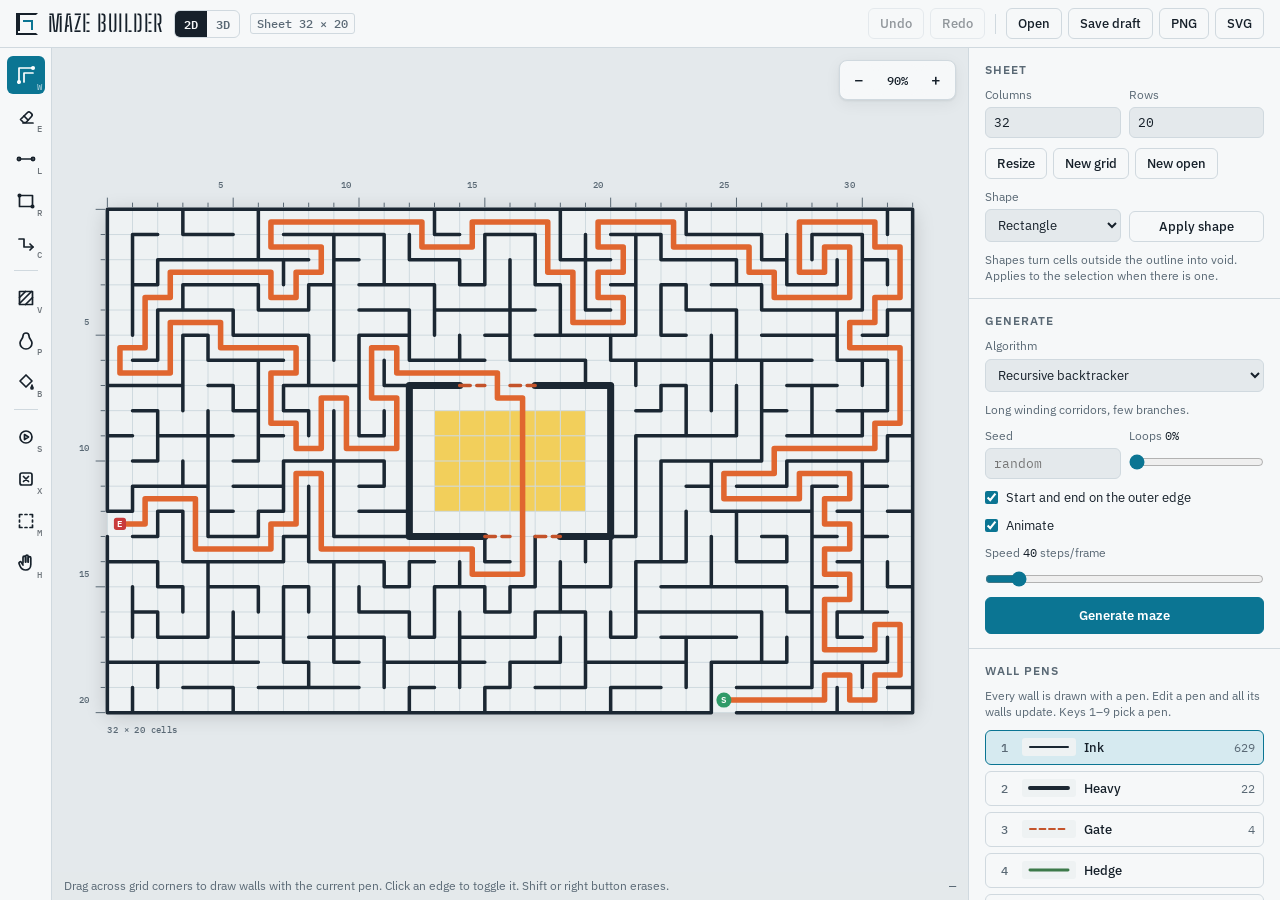
<file: index.html>
<!doctype html>
<html lang="en">
<head>
<meta charset="utf-8">
<meta name="viewport" content="width=device-width, initial-scale=1, viewport-fit=cover">
<title>Maze Builder</title>
<meta name="claude:viewport-fit-sides" content="cover">
<link rel="preconnect" href="https://fonts.googleapis.com">
<link rel="preconnect" href="https://fonts.gstatic.com" crossorigin>
<link rel="stylesheet" href="https://fonts.googleapis.com/css2?family=Big+Shoulders+Stencil+Text:wght@700&family=IBM+Plex+Mono:wght@400;500&family=IBM+Plex+Sans:wght@400;500;600&display=swap">
<link rel="stylesheet" href="styles.css">
</head>
<body>
<div class="app">
  <header class="topbar">
    <div class="brand">
      <span class="brand-mark" aria-hidden="true"></span>
      <span class="brand-name">Maze Builder</span>
      <nav class="modes" aria-label="Builder" data-mode-nav>
        <a href="index.html" aria-current="page">2D</a>
        <a href="3d.html">3D</a>
      </nav>
      <span class="sheet" id="sheetLabel">Sheet 24 × 16</span>
    </div>
    <div class="actions" role="toolbar" aria-label="File and history">
      <button type="button" id="undoBtn" class="btn ghost" title="Undo (Ctrl+Z)">Undo</button>
      <button type="button" id="redoBtn" class="btn ghost" title="Redo (Ctrl+Shift+Z)">Redo</button>
      <span class="sep" aria-hidden="true"></span>
      <button type="button" id="openBtn" class="btn ghost" title="Open a saved draft (.json)">Open</button>
      <input type="file" id="openInput" accept=".json,application/json" hidden>
      <button type="button" id="saveBtn" class="btn ghost" title="Save the draft as .json">Save draft</button>
      <button type="button" id="pngBtn" class="btn" title="Export a PNG image">PNG</button>
      <button type="button" id="svgBtn" class="btn" title="Export an SVG for print, plotters or laser cutters">SVG</button>
    </div>
  </header>

  <nav class="tools" id="tools" aria-label="Drawing tools"></nav>

  <main class="stage" id="stage">
    <canvas id="canvas" aria-label="Maze drawing sheet"></canvas>
    <div class="zoombox" role="group" aria-label="Zoom">
      <button type="button" id="zoomOut" class="btn icon" title="Zoom out (−)" aria-label="Zoom out">−</button>
      <button type="button" id="zoomFit" class="btn icon wide" title="Fit sheet (F)" aria-label="Fit sheet to view"><span id="zoomLabel">100%</span></button>
      <button type="button" id="zoomIn" class="btn icon" title="Zoom in (+)" aria-label="Zoom in">+</button>
    </div>
    <div class="statusbar">
      <span id="hint">Drag across grid corners to draw walls. Right-drag or Shift-drag erases.</span>
      <span class="coords" id="coords">—</span>
    </div>
  </main>

  <aside class="panel" id="panel">
    <section class="group" aria-labelledby="h-size">
      <h2 id="h-size">Sheet</h2>
      <div class="row two">
        <label class="field"><span>Columns</span><input type="number" id="colsInput" min="2" max="400" value="24"></label>
        <label class="field"><span>Rows</span><input type="number" id="rowsInput" min="2" max="400" value="16"></label>
      </div>
      <div class="row buttons">
        <button type="button" class="btn" id="resizeBtn" title="Change the size and keep what is drawn">Resize</button>
        <button type="button" class="btn ghost" id="newGridBtn" title="Start over with every wall in place">New grid</button>
        <button type="button" class="btn ghost" id="newOpenBtn" title="Start over with only the outer border">New open</button>
      </div>
      <div class="row two">
        <label class="field"><span>Shape</span><select id="shapeSelect"></select></label>
        <div class="field end"><button type="button" class="btn ghost" id="shapeBtn">Apply shape</button></div>
      </div>
      <p class="note">Shapes turn cells outside the outline into void. Applies to the selection when there is one.</p>
    </section>

    <section class="group" aria-labelledby="h-gen">
      <h2 id="h-gen">Generate</h2>
      <label class="field"><span>Algorithm</span><select id="algoSelect"></select></label>
      <p class="note" id="algoNote"></p>
      <div class="row two">
        <label class="field"><span>Seed</span><input type="text" id="seedInput" placeholder="random" spellcheck="false" autocomplete="off"></label>
        <label class="field"><span>Loops <output id="braidOut">0%</output></span><input type="range" id="braidInput" min="0" max="100" value="0"></label>
      </div>
      <label class="check"><input type="checkbox" id="bordersEnds" checked> Start and end on the outer edge</label>
      <label class="check"><input type="checkbox" id="animateInput" checked> Animate</label>
      <label class="field" id="speedField"><span>Speed <output id="speedOut">40</output> steps/frame</span><input type="range" id="speedInput" min="1" max="400" value="40"></label>
      <button type="button" class="btn primary block" id="genBtn">Generate maze</button>
      <p class="note mono" id="seedNote"></p>
    </section>

    <section class="group" aria-labelledby="h-walls">
      <h2 id="h-walls">Wall pens</h2>
      <p class="note">Every wall is drawn with a pen. Edit a pen and all its walls update. Keys 1–9 pick a pen.</p>
      <ul class="pens" id="pens"></ul>
      <div class="row buttons">
        <button type="button" class="btn ghost" id="addPenBtn">Add pen</button>
        <button type="button" class="btn ghost" id="recolorBtn" title="Redraw every wall (or every wall in the selection) with the current pen">Apply pen to all</button>
      </div>
      <div class="row two">
        <label class="field"><span>Thickness <output id="thickOut">14%</output></span><input type="range" id="thickInput" min="2" max="60" value="14"></label>
        <label class="field"><span>Ends</span>
          <select id="capSelect">
            <option value="round">Round</option>
            <option value="square">Square</option>
            <option value="butt">Flat</option>
          </select>
        </label>
      </div>
      <div class="row buttons">
        <button type="button" class="btn ghost" id="fillWallsBtn" title="Put a wall on every edge">Wall everything</button>
        <button type="button" class="btn ghost" id="clearWallsBtn" title="Remove every wall">Clear walls</button>
        <button type="button" class="btn ghost" id="borderBtn" title="Wall the outer edge and the edges of voids">Add border</button>
      </div>
      <p class="note">These act on the selection when there is one.</p>
    </section>

    <section class="group" aria-labelledby="h-look">
      <h2 id="h-look">Paper</h2>
      <div class="row two">
        <label class="field"><span>Preset</span><select id="paperSelect"></select></label>
        <label class="field"><span>Cell size <output id="cellOut">28px</output></span><input type="range" id="cellInput" min="8" max="64" value="28"></label>
      </div>
      <div class="swatches">
        <label class="swatch"><input type="color" id="paperColor"><span>Paper</span></label>
        <label class="swatch"><input type="color" id="gridColor"><span>Grid</span></label>
        <label class="swatch"><input type="color" id="paintColor"><span>Paint</span></label>
        <label class="swatch"><input type="color" id="pathColor"><span>Solution</span></label>
        <label class="swatch"><input type="color" id="startColor"><span>Start</span></label>
        <label class="swatch"><input type="color" id="endColor"><span>End</span></label>
      </div>
      <label class="check"><input type="checkbox" id="gridToggle" checked> Show grid</label>
      <label class="check"><input type="checkbox" id="rulerToggle" checked> Show rulers</label>
      <div class="row two">
        <label class="field"><span>Void cells</span>
          <select id="voidSelect">
            <option value="hatch">Hatched</option>
            <option value="solid">Solid</option>
            <option value="hidden">Hidden</option>
          </select>
        </label>
        <label class="field"><span>Export scale</span>
          <select id="scaleSelect">
            <option value="1">1×</option>
            <option value="2" selected>2×</option>
            <option value="4">4×</option>
          </select>
        </label>
      </div>
    </section>

    <section class="group" aria-labelledby="h-check">
      <h2 id="h-check">Check</h2>
      <label class="check"><input type="checkbox" id="solutionToggle"> Show solution</label>
      <label class="check"><input type="checkbox" id="heatToggle"> Distance from start</label>
      <label class="check"><input type="checkbox" id="deadToggle"> Mark dead ends</label>
      <dl class="stats" id="stats"></dl>
      <p class="note">Exports include whatever is switched on here.</p>
    </section>

    <section class="group keys" aria-labelledby="h-keys">
      <h2 id="h-keys">Shortcuts</h2>
      <dl class="keylist">
        <dt>Shift or right button</dt><dd>Erase / reverse the tool</dd>
        <dt>Space + drag, middle drag</dt><dd>Pan</dd>
        <dt>Wheel, pinch</dt><dd>Zoom</dd>
        <dt>Ctrl Z / Ctrl Shift Z</dt><dd>Undo / redo</dd>
        <dt>G</dt><dd>Generate</dd>
        <dt>Esc</dt><dd>Clear selection</dd>
      </dl>
    </section>
  </aside>
</div>
<div class="toast" id="toast" role="status" aria-live="polite" hidden></div>
<script src="js/maze.js"></script>
<script src="js/app.js"></script>
</body>
</html>
</file>
<file: styles.css>
/* Layout: drafting table. Tool rail on the left, the sheet in the middle,
   a spec panel on the right; stacks to one column on phones. */
:root {
  --bg: #e4e9ec;        /* table surface around the sheet */
  --panel: #f6f8f9;
  --fg: #16202a;
  --muted: #5a6975;
  --line: #d0d9df;
  --accent: #0b7593;    /* cyanotype blue */
  --accent-fg: #ffffff;
  --accent-soft: #d6eaf0;
  --danger: #b4432c;
  --shadow: 0 1px 2px rgba(22, 32, 42, 0.08), 0 4px 16px rgba(22, 32, 42, 0.06);

  --font-display: "Big Shoulders Stencil Text", "Arial Narrow", Impact, sans-serif;
  --font-body: "IBM Plex Sans", system-ui, -apple-system, "Segoe UI", sans-serif;
  --font-mono: "IBM Plex Mono", ui-monospace, "SFMono-Regular", Menlo, Consolas, monospace;

  --fs-xs: 0.72rem;
  --fs-sm: 0.8rem;
  --fs-md: 0.9rem;
  --radius: 6px;
  color-scheme: light;
}
@media (prefers-color-scheme: dark) {
  :root:not([data-theme="light"]) {
    --bg: #0d1215; --panel: #141b20; --fg: #dde6eb; --muted: #8899a5; --line: #243038;
    --accent: #4fb9d6; --accent-fg: #06222b; --accent-soft: #15323c; --danger: #e47b62;
    --shadow: 0 1px 2px rgba(0, 0, 0, 0.4), 0 4px 16px rgba(0, 0, 0, 0.3);
    color-scheme: dark;
  }
}
:root[data-theme="dark"] {
  --bg: #0d1215; --panel: #141b20; --fg: #dde6eb; --muted: #8899a5; --line: #243038;
  --accent: #4fb9d6; --accent-fg: #06222b; --accent-soft: #15323c; --danger: #e47b62;
  --shadow: 0 1px 2px rgba(0, 0, 0, 0.4), 0 4px 16px rgba(0, 0, 0, 0.3);
  color-scheme: dark;
}

* { box-sizing: border-box; }
html, body { height: 100%; }
body {
  margin: 0;
  background: var(--bg);
  color: var(--fg);
  font: 400 var(--fs-md)/1.4 var(--font-body);
  overflow: hidden;
}

.app {
  height: 100%;
  display: grid;
  grid-template-columns: 52px minmax(0, 1fr) 312px;
  grid-template-rows: auto minmax(0, 1fr);
  grid-template-areas: "top top top" "tools stage panel";
}

/* ---------- top bar */
.topbar {
  grid-area: top;
  display: flex;
  flex-wrap: wrap;
  align-items: center;
  justify-content: space-between;
  gap: 8px 16px;
  padding-block: 8px;
  padding-left: max(16px, env(safe-area-inset-left, 0px));
  padding-right: max(16px, env(safe-area-inset-right, 0px));
  background: var(--panel);
  border-bottom: 1px solid var(--line);
}
.brand { display: flex; align-items: center; gap: 10px; min-width: 0; }
.brand-mark {
  width: 22px; height: 22px; flex: none;
  border: 2px solid var(--fg);
  border-right-color: transparent;
  box-shadow: inset 0 -2px 0 0 var(--panel), inset 5px 0 0 -3px var(--fg);
  position: relative;
}
.brand-mark::after {
  content: ""; position: absolute; left: 5px; top: 5px; width: 8px; height: 8px;
  border-top: 2px solid var(--accent); border-right: 2px solid var(--accent);
}
.brand-name {
  font-family: var(--font-display);
  font-size: 1.45rem;
  letter-spacing: 0.04em;
  text-transform: uppercase;
  line-height: 1;
}
.sheet {
  font: 500 var(--fs-xs) var(--font-mono);
  color: var(--muted);
  border: 1px solid var(--line);
  border-radius: 3px;
  padding: 2px 6px;
  white-space: nowrap;
}
.actions { display: flex; flex-wrap: wrap; align-items: center; gap: 6px; }
.sep { width: 1px; height: 20px; background: var(--line); margin: 0 4px; }

/* ---------- buttons and fields */
.btn {
  font: 500 var(--fs-sm) var(--font-body);
  color: var(--fg);
  background: var(--panel);
  border: 1px solid var(--line);
  border-radius: var(--radius);
  padding: 6px 11px;
  cursor: pointer;
  white-space: nowrap;
}
.btn:hover { border-color: var(--muted); }
.btn:disabled { opacity: 0.45; cursor: default; }
.btn.ghost { background: transparent; }
.btn.primary { background: var(--accent); color: var(--accent-fg); border-color: var(--accent); font-weight: 600; }
.btn.primary:hover { filter: brightness(1.08); }
.btn.block { width: 100%; padding-block: 9px; }
.btn.icon { width: 30px; height: 30px; padding: 0; font-size: 1rem; line-height: 1; }
.btn.icon.wide { width: auto; padding: 0 8px; font: 500 var(--fs-xs) var(--font-mono); }
.btn.danger { color: var(--danger); }
button:focus-visible, input:focus-visible, select:focus-visible, .tool:focus-visible {
  outline: 2px solid var(--accent);
  outline-offset: 2px;
}

/* ---------- tool rail */
.tools {
  grid-area: tools;
  display: flex;
  flex-direction: column;
  align-items: center;
  gap: 4px;
  padding: 8px 0;
  background: var(--panel);
  border-right: 1px solid var(--line);
  overflow-y: auto;
}
.tool {
  position: relative;
  width: 38px; height: 38px;
  display: grid; place-items: center;
  border: 1px solid transparent;
  border-radius: var(--radius);
  background: transparent;
  color: var(--fg);
  cursor: pointer;
  flex: none;
}
.tool svg { width: 20px; height: 20px; fill: none; stroke: currentColor; stroke-width: 1.7; stroke-linecap: round; stroke-linejoin: round; }
.tool:hover { background: var(--accent-soft); }
.tool[aria-pressed="true"] { background: var(--accent); color: var(--accent-fg); }
.tool .key {
  position: absolute; right: 2px; bottom: 1px;
  font: 500 9px var(--font-mono);
  opacity: 0.6;
}
.tool-sep { width: 24px; height: 1px; background: var(--line); margin: 4px 0; flex: none; }

/* ---------- stage */
.stage {
  grid-area: stage;
  position: relative;
  min-width: 0;
  min-height: 0;
  overflow: hidden;
  background: var(--bg);
}
.stage canvas { display: block; width: 100%; height: 100%; touch-action: none; }
.zoombox {
  position: absolute;
  right: 12px; top: 12px;
  display: flex; gap: 4px;
  padding: 4px;
  background: var(--panel);
  border: 1px solid var(--line);
  border-radius: 8px;
  box-shadow: var(--shadow);
}
.zoombox .btn { border-color: transparent; }
.statusbar {
  position: absolute;
  left: 0; right: 0; bottom: 0;
  display: flex; justify-content: space-between; gap: 12px;
  padding: 6px 12px;
  font-size: var(--fs-xs);
  color: var(--muted);
  background: color-mix(in srgb, var(--bg) 85%, transparent);
  pointer-events: none;
}
.statusbar #hint { min-width: 0; overflow: hidden; text-overflow: ellipsis; white-space: nowrap; }
.coords { font-family: var(--font-mono); white-space: nowrap; font-variant-numeric: tabular-nums; }

/* ---------- panel */
.panel {
  grid-area: panel;
  background: var(--panel);
  border-left: 1px solid var(--line);
  overflow-y: auto;
  padding-bottom: 24px;
}
.group {
  display: flex;
  flex-direction: column;
  gap: 10px;
  padding: 14px 16px;
  border-bottom: 1px solid var(--line);
}
.group h2 {
  margin: 0;
  font: 600 var(--fs-xs) var(--font-body);
  letter-spacing: 0.09em;
  text-transform: uppercase;
  color: var(--muted);
}
.row { display: flex; gap: 8px; }
.row.two > * { flex: 1 1 0; min-width: 0; }
.row.buttons { flex-wrap: wrap; gap: 6px; }
.field { display: flex; flex-direction: column; gap: 4px; font-size: var(--fs-xs); color: var(--muted); }
.field.end { justify-content: flex-end; }
.field output { font-family: var(--font-mono); color: var(--fg); }
.field input[type="number"], .field input[type="text"], .field select {
  font: 400 var(--fs-sm) var(--font-body);
  color: var(--fg);
  background: var(--bg);
  border: 1px solid var(--line);
  border-radius: var(--radius);
  padding: 6px 8px;
  width: 100%;
  min-width: 0;
}
.field input[type="number"], .field input[type="text"] { font-family: var(--font-mono); }
.field input[type="range"] { width: 100%; accent-color: var(--accent); margin: 6px 0 0; }
.check { display: flex; align-items: center; gap: 8px; font-size: var(--fs-sm); cursor: pointer; }
.check input { accent-color: var(--accent); margin: 0; }
.note { margin: 0; font-size: var(--fs-xs); color: var(--muted); }
.note.mono { font-family: var(--font-mono); }
.note:empty { display: none; }
.note button { font: inherit; color: var(--accent); background: none; border: 0; padding: 0; cursor: pointer; text-decoration: underline; }

/* pens */
.pens { list-style: none; margin: 0; padding: 0; display: flex; flex-direction: column; gap: 6px; }
.pen {
  display: grid;
  grid-template-columns: 20px 54px minmax(0, 1fr) auto;
  align-items: center;
  gap: 8px;
  padding: 6px 8px;
  border: 1px solid var(--line);
  border-radius: var(--radius);
  cursor: pointer;
}
.pen.active { border-color: var(--accent); background: var(--accent-soft); }
.pen .num { font: 500 var(--fs-xs) var(--font-mono); color: var(--muted); text-align: center; }
.pen canvas { width: 54px; height: 18px; display: block; border-radius: 3px; }
.pen .name {
  font: 500 var(--fs-sm) var(--font-body);
  color: var(--fg); background: transparent; border: 0; padding: 2px 0; min-width: 0; width: 100%;
}
.pen .name:focus { outline: none; border-bottom: 1px solid var(--accent); }
.pen .count { font: 400 var(--fs-xs) var(--font-mono); color: var(--muted); }
.pen-edit {
  grid-column: 1 / -1;
  display: grid;
  grid-template-columns: auto minmax(0, 1fr) minmax(0, 1fr) auto;
  gap: 8px;
  align-items: center;
  padding-top: 6px;
  border-top: 1px dashed var(--line);
}
.pen-edit input[type="color"] { width: 30px; height: 26px; padding: 0; border: 1px solid var(--line); border-radius: 4px; background: none; }
.pen-edit select, .pen-edit input[type="number"] {
  font: 400 var(--fs-xs) var(--font-body); color: var(--fg); background: var(--bg);
  border: 1px solid var(--line); border-radius: 4px; padding: 4px; min-width: 0; width: 100%;
}
.pen-edit .btn { padding: 4px 8px; font-size: var(--fs-xs); }

/* swatches */
.swatches { display: grid; grid-template-columns: repeat(3, minmax(0, 1fr)); gap: 8px; }
.swatch { display: flex; align-items: center; gap: 6px; font-size: var(--fs-xs); color: var(--muted); cursor: pointer; min-width: 0; }
.swatch input { width: 26px; height: 22px; padding: 0; border: 1px solid var(--line); border-radius: 4px; background: none; flex: none; cursor: pointer; }

/* stats */
.stats { display: grid; grid-template-columns: 1fr auto; gap: 4px 12px; margin: 0; font-size: var(--fs-sm); }
.stats dt { color: var(--muted); }
.stats dd { margin: 0; font-family: var(--font-mono); font-variant-numeric: tabular-nums; text-align: right; }
.stats dd.bad { color: var(--danger); }
.keylist { display: grid; grid-template-columns: auto 1fr; gap: 4px 12px; margin: 0; font-size: var(--fs-xs); }
.keylist dt { font-family: var(--font-mono); color: var(--fg); }
.keylist dd { margin: 0; color: var(--muted); }

/* toast */
.toast {
  position: fixed;
  left: 50%;
  bottom: calc(24px + env(safe-area-inset-bottom, 0px));
  transform: translateX(-50%);
  background: var(--fg);
  color: var(--panel);
  font-size: var(--fs-sm);
  padding: 8px 14px;
  border-radius: var(--radius);
  box-shadow: var(--shadow);
  z-index: 20;
  max-width: calc(100% - 32px);
}

/* ---------- phones and narrow windows */
@media (max-width: 820px) {
  body { overflow: auto; }
  html, body { height: auto; }
  .app {
    height: auto;
    grid-template-columns: minmax(0, 1fr);
    grid-template-rows: auto auto 62vh auto;
    grid-template-areas: "top" "tools" "stage" "panel";
  }
  .tools {
    flex-direction: row;
    overflow-x: auto;
    overflow-y: hidden;
    padding-block: 6px;
    padding-left: max(16px, env(safe-area-inset-left, 0px));
    padding-right: max(16px, env(safe-area-inset-right, 0px));
    border-right: 0;
    border-bottom: 1px solid var(--line);
  }
  .tool-sep { width: 1px; height: 24px; margin: 0 4px; }
  .panel {
    border-left: 0;
    overflow: visible;
    padding-left: max(0px, env(safe-area-inset-left, 0px));
    padding-right: max(0px, env(safe-area-inset-right, 0px));
  }
  .statusbar .coords { display: none; }
}

@media (prefers-reduced-motion: reduce) {
  * { transition: none !important; animation: none !important; }
}

/* ---------- builder switch (2D / 3D) */
.modes { display: inline-flex; border: 1px solid var(--line); border-radius: var(--radius); overflow: hidden; }
.modes a {
  font: 600 var(--fs-xs) var(--font-mono);
  color: var(--muted);
  text-decoration: none;
  padding: 3px 9px;
}
.modes a[aria-current="page"] { background: var(--fg); color: var(--panel); }
.modes a:hover:not([aria-current]) { color: var(--fg); }
.modes a:focus-visible { outline: 2px solid var(--accent); outline-offset: -2px; }

.row.three > * { flex: 1 1 0; min-width: 0; }

/* ---------- 3D builder stage: plan and 3D panes */
.views { position: absolute; inset: 0; display: grid; grid-template-columns: 1fr 1fr; }
.views[data-mode="plan"] { grid-template-columns: 1fr; }
.views[data-mode="3d"] { grid-template-columns: 1fr; }
.views[data-mode="plan"] .view-pane, .views[data-mode="3d"] .plan-pane { display: none; }
.pane { position: relative; min-width: 0; min-height: 0; overflow: hidden; }
.view-pane { border-left: 1px solid var(--line); }
.views[data-mode="3d"] .view-pane { border-left: 0; }
.pane canvas { display: block; width: 100%; height: 100%; touch-action: none; }

.stagebar {
  position: absolute;
  left: 12px; top: 12px;
  display: flex; flex-wrap: wrap; gap: 8px;
  z-index: 2;
}
.modebox, .levelbox {
  display: flex; align-items: center; gap: 2px;
  padding: 3px;
  background: var(--panel);
  border: 1px solid var(--line);
  border-radius: 8px;
  box-shadow: var(--shadow);
}
.seg {
  font: 500 var(--fs-xs) var(--font-body);
  color: var(--muted);
  background: transparent;
  border: 0;
  border-radius: 5px;
  padding: 6px 10px;
  cursor: pointer;
}
.seg[aria-pressed="true"] { background: var(--accent); color: var(--accent-fg); }
.seg:focus-visible { outline: 2px solid var(--accent); outline-offset: 1px; }
.levelbox .btn { border-color: transparent; font-size: 0.7rem; }
.levelname { font: 500 var(--fs-sm) var(--font-mono); padding: 0 6px; white-space: nowrap; font-variant-numeric: tabular-nums; }
.levelname .lbl { font-family: var(--font-body); color: var(--muted); font-size: var(--fs-xs); text-transform: uppercase; letter-spacing: 0.08em; }

.viewbar { position: absolute; right: 12px; top: 12px; display: flex; gap: 6px; }
.viewbar .btn { box-shadow: var(--shadow); }
.viewbar .btn[aria-pressed="true"] { background: var(--accent); color: var(--accent-fg); border-color: var(--accent); }
.walkhelp {
  position: absolute; left: 50%; bottom: 14px; transform: translateX(-50%);
  display: flex; flex-direction: column; align-items: center; gap: 2px;
  padding: 8px 14px;
  background: var(--panel); color: var(--fg);
  border: 1px solid var(--line); border-radius: 8px; box-shadow: var(--shadow);
  font-size: var(--fs-xs); text-align: center;
  max-width: calc(100% - 24px);
}
.walkhelp[hidden] { display: none; }
.walkhelp strong { font-size: var(--fs-sm); }
.walkhelp .here { color: var(--accent); font-weight: 600; }
.no3d { position: absolute; inset: auto 16px 16px 16px; margin: 0; color: var(--muted); font-size: var(--fs-sm); }
.views[data-mode="split"] .plan-pane .zoombox { top: 56px; }

@media (max-width: 820px) {
  .app:has(.views) { grid-template-rows: auto auto 78vh auto; }
  .views { grid-template-columns: 1fr; grid-template-rows: 1fr 1fr; }
  .views[data-mode="plan"], .views[data-mode="3d"] { grid-template-rows: 1fr; }
  .view-pane { border-left: 0; border-top: 1px solid var(--line); }
  .views[data-mode="split"] .plan-pane .zoombox { top: auto; bottom: 34px; }
}
.pen-edit .mini {
  grid-column: span 2;
  display: flex; align-items: center; gap: 6px;
  font-size: var(--fs-xs); color: var(--muted);
  min-width: 0;
}
.pen-edit .mini input { flex: 1; min-width: 0; accent-color: var(--accent); }
.walkpad { display: grid; grid-template-columns: repeat(3, 40px); gap: 4px; margin-top: 6px; }
.walkpad .btn { width: 40px; height: 34px; font-size: 0.8rem; touch-action: none; }
@media (hover: hover) and (pointer: fine) { .walkpad { display: none; } }
</file>
